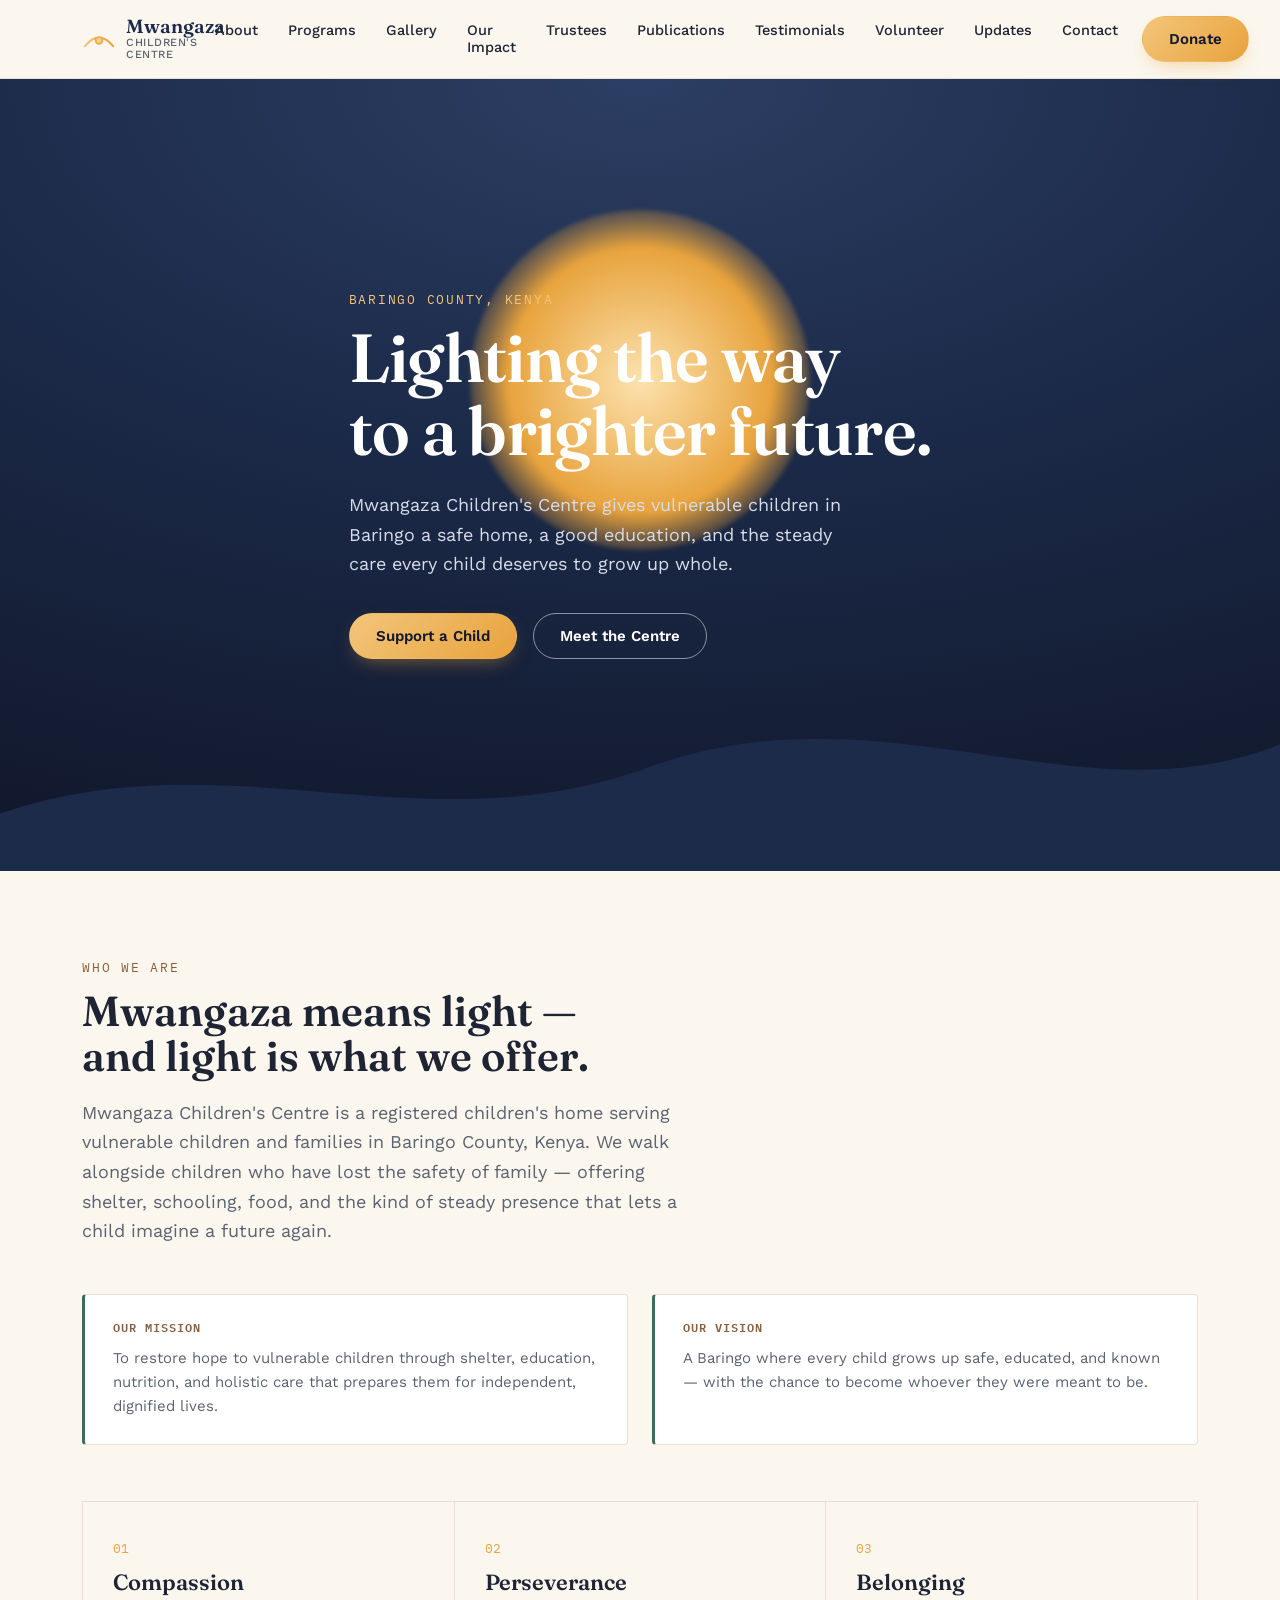
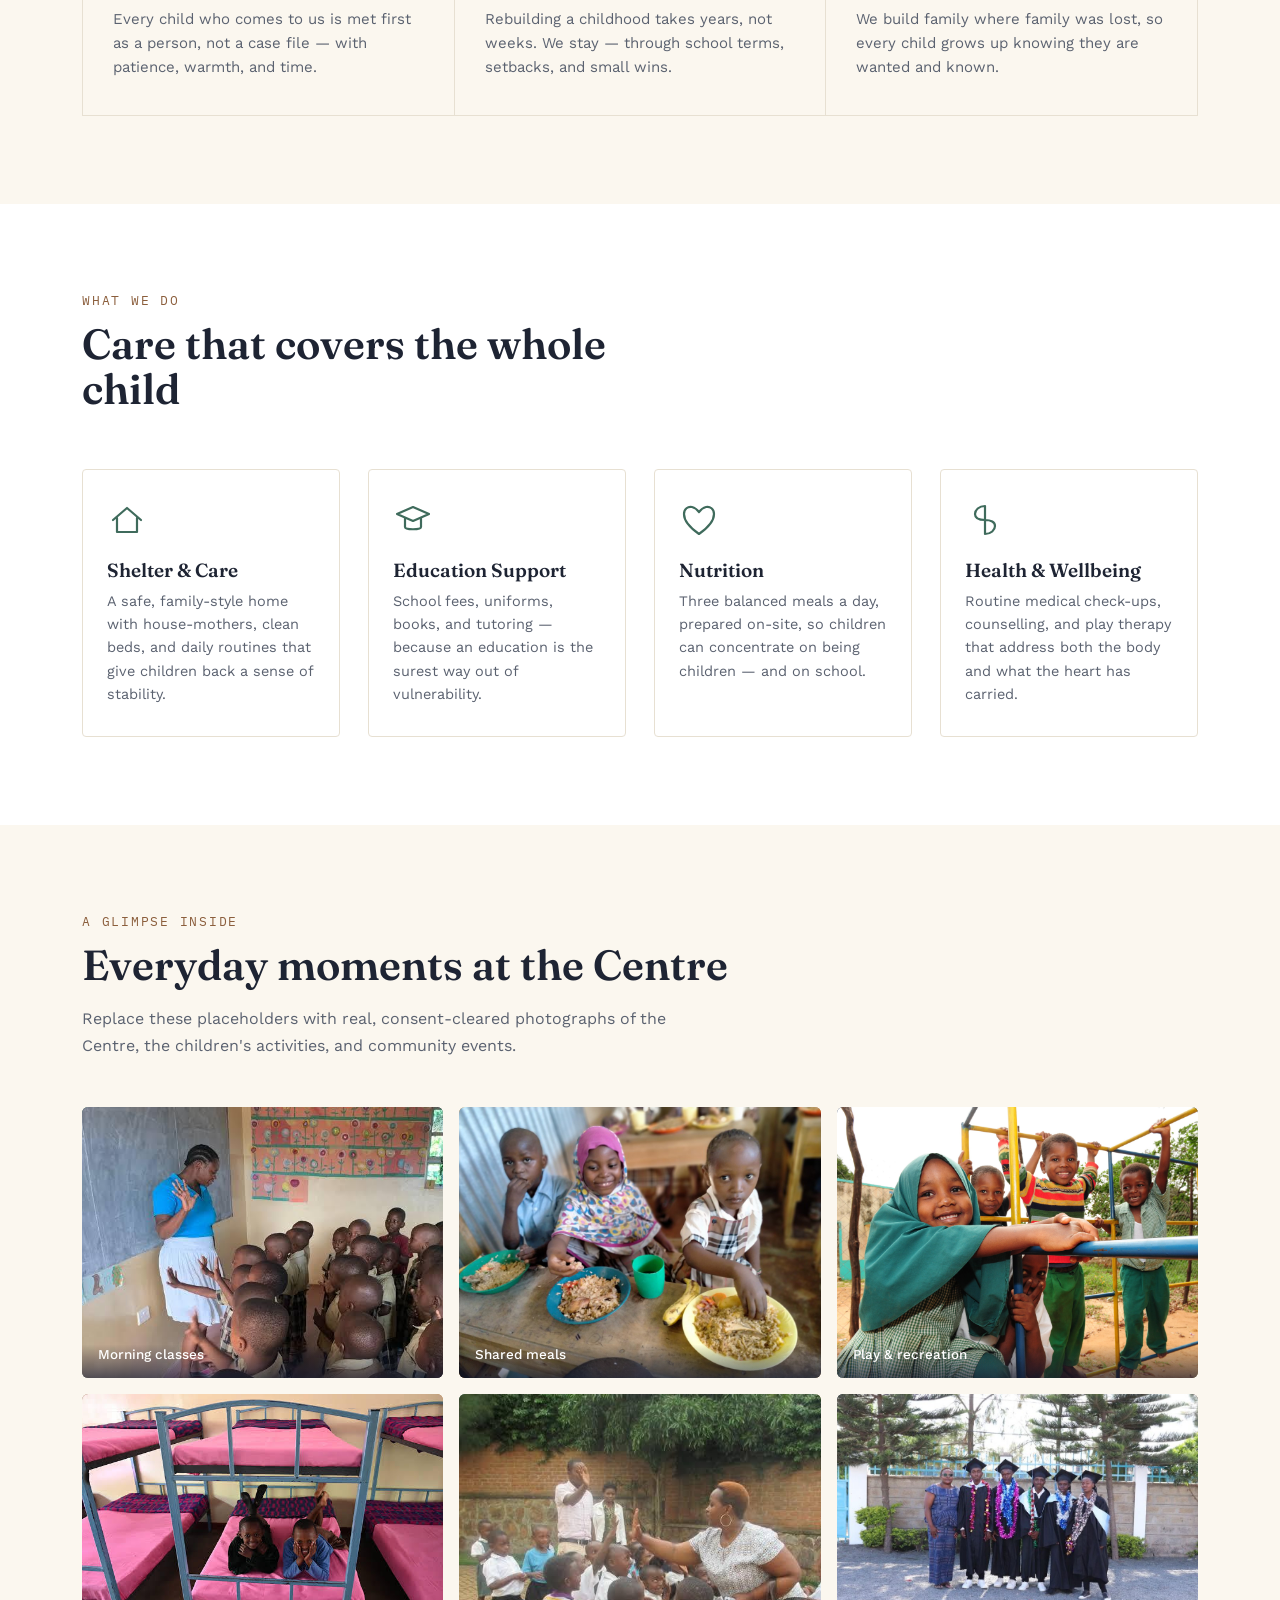
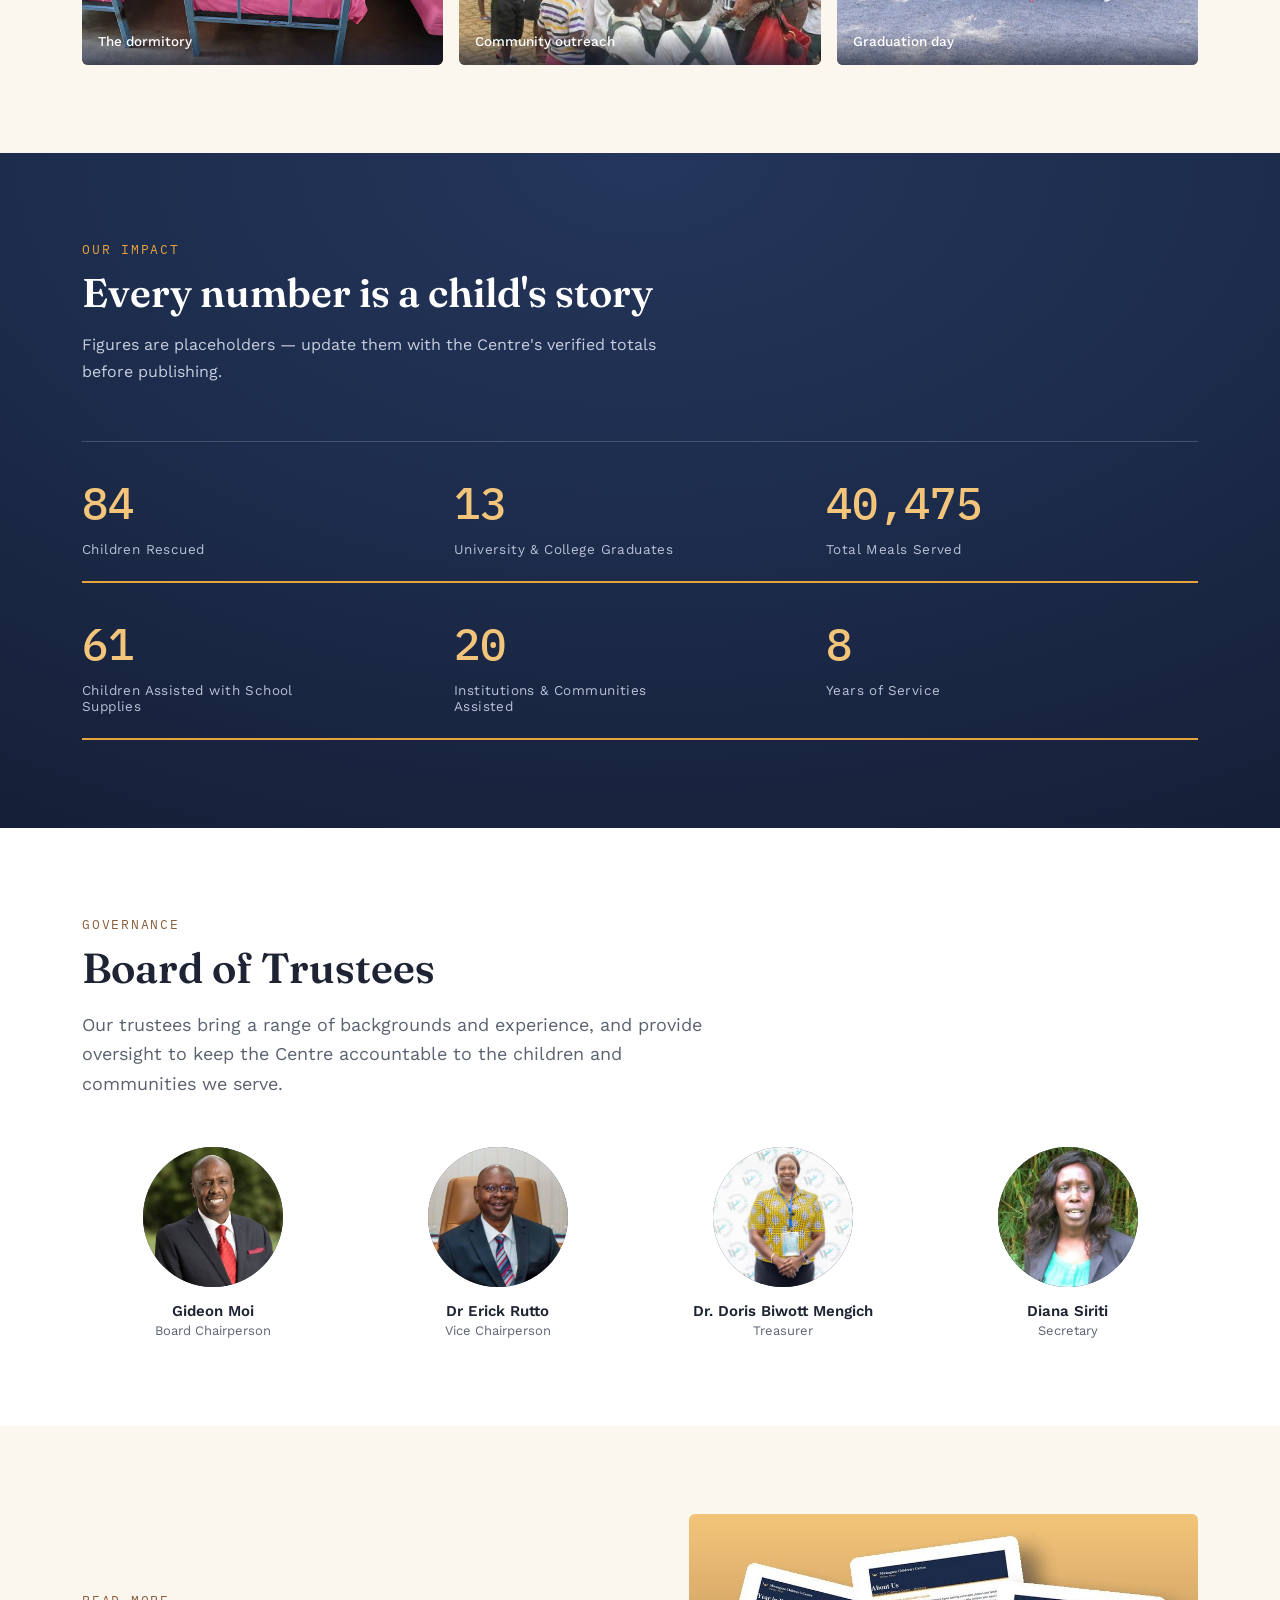
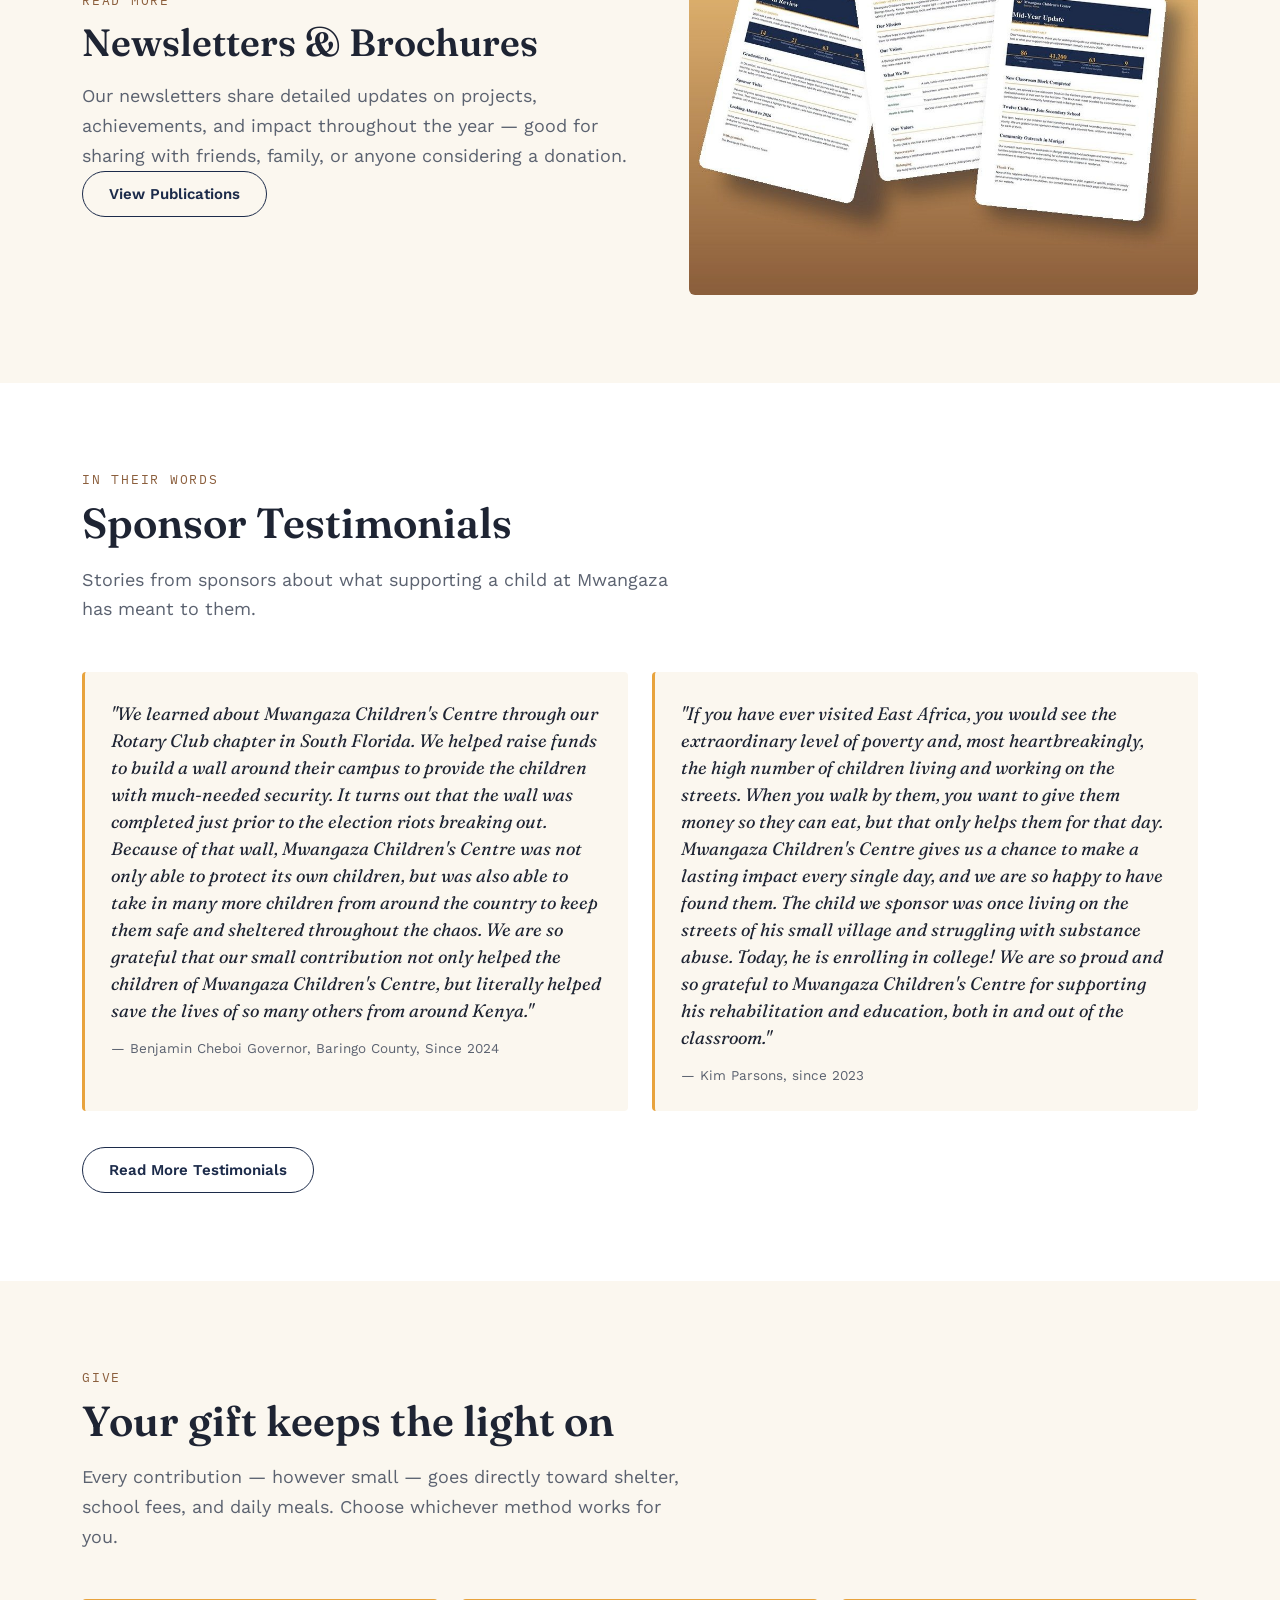
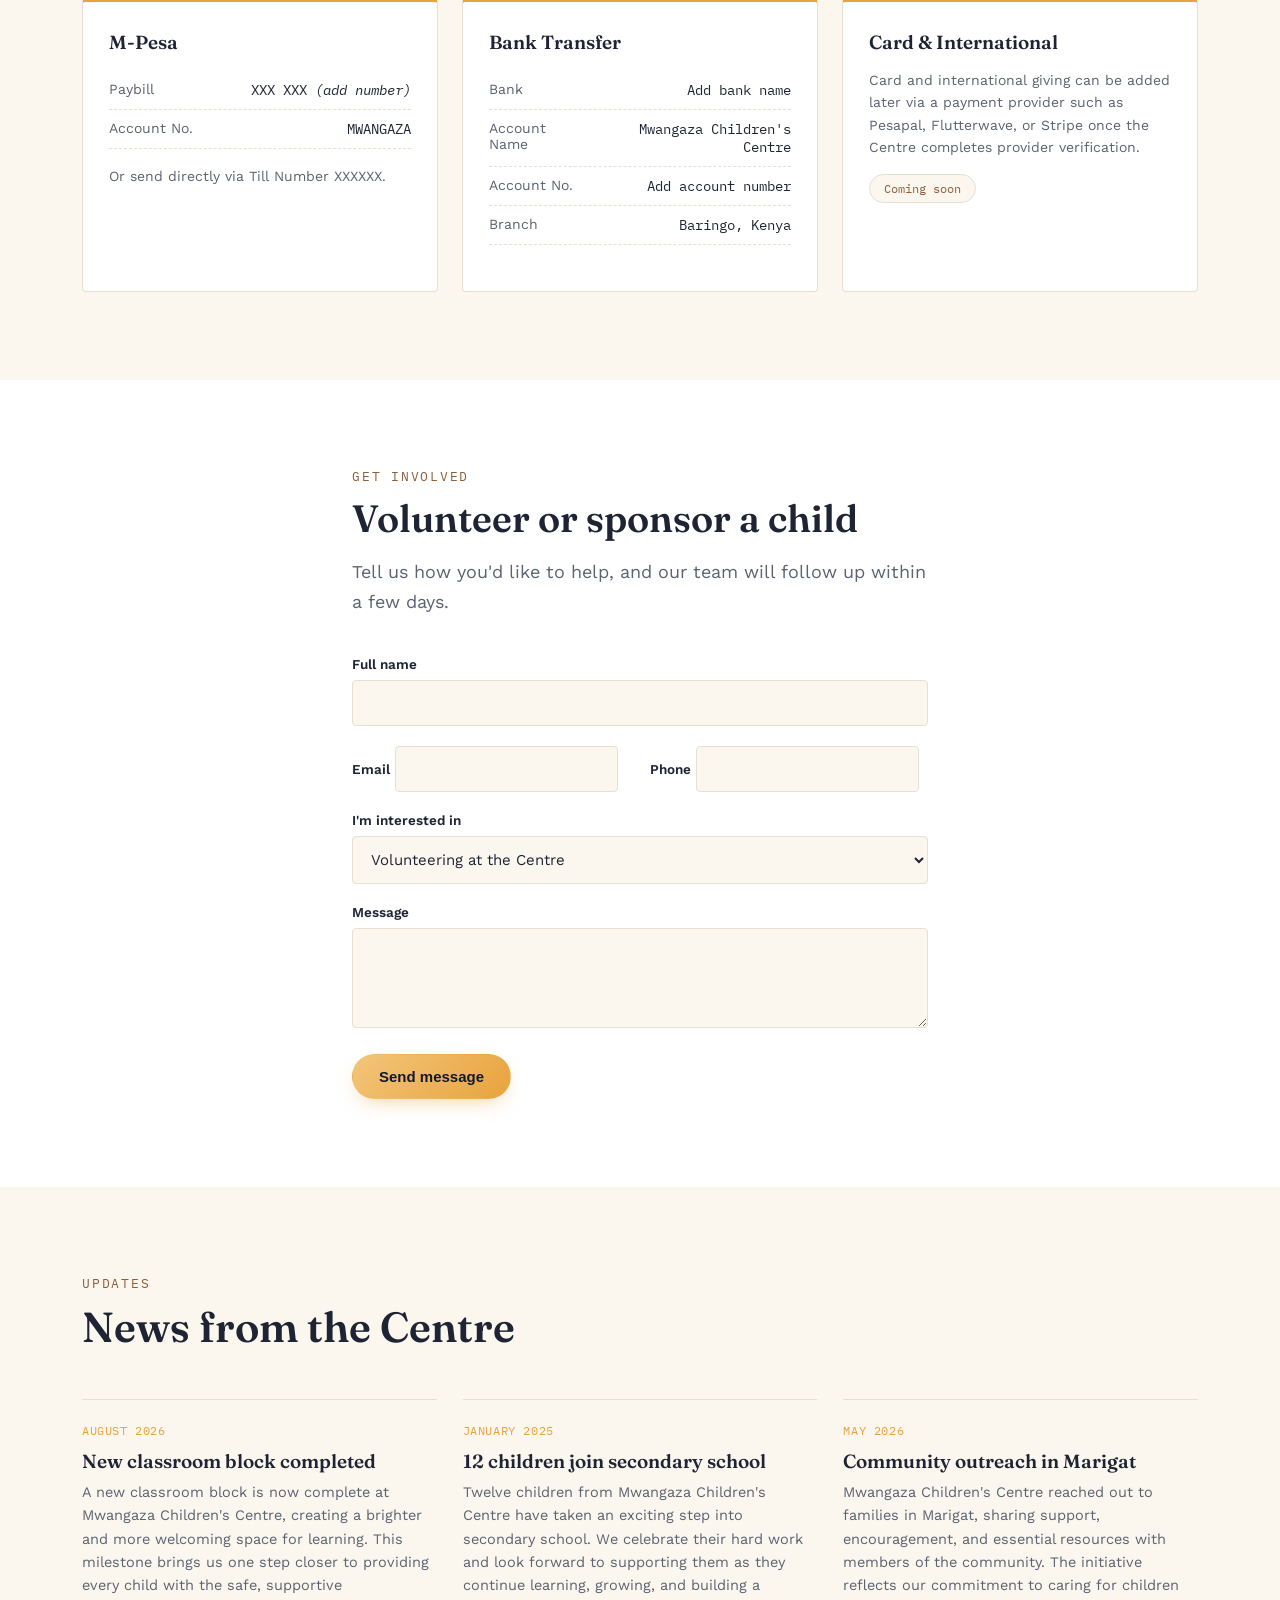
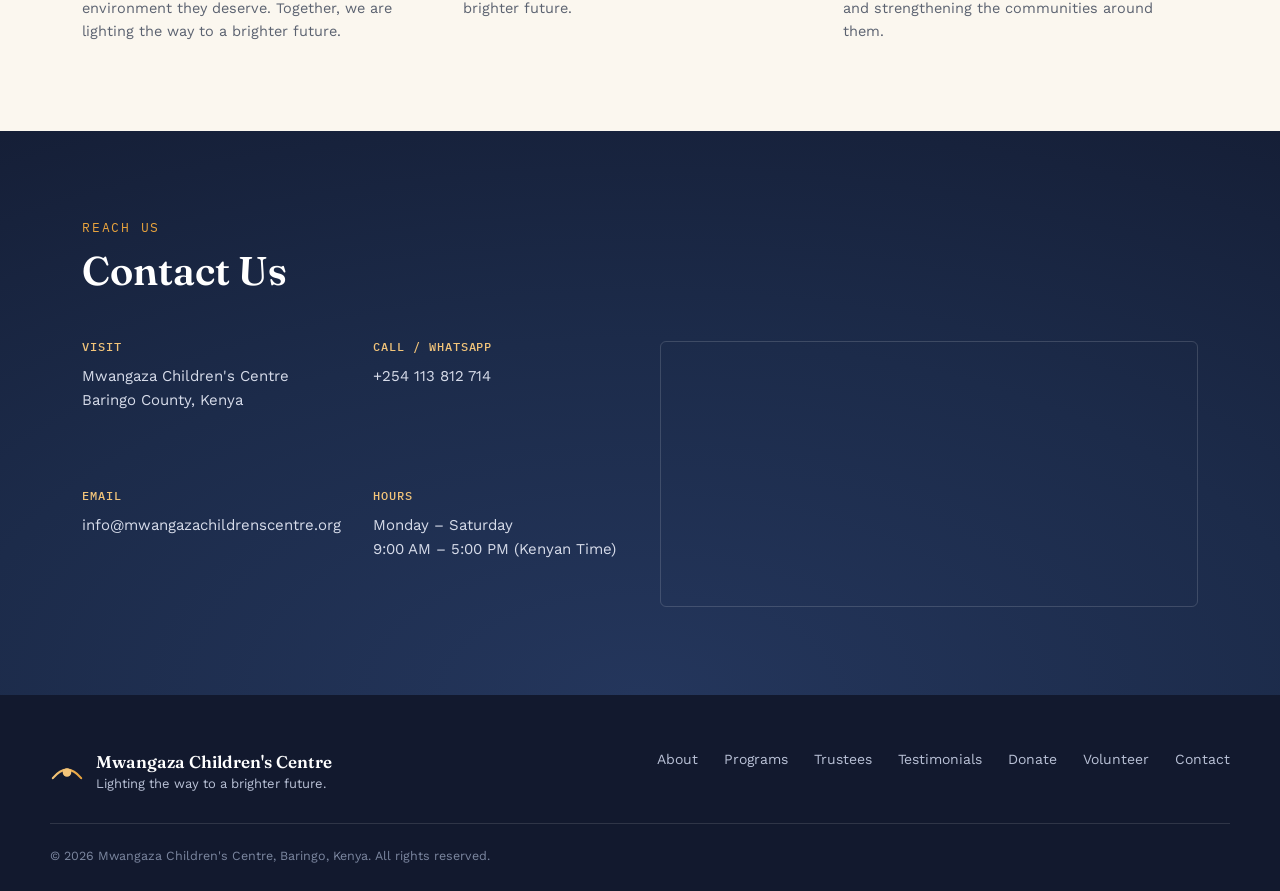
<file: index.html>
<!DOCTYPE html>
<html lang="en">
<head>
<meta charset="UTF-8">
<meta name="viewport" content="width=device-width, initial-scale=1.0">
<title>Mwangaza Children's Centre — Lighting the way to a brighter future</title>
<meta name="description" content="Mwangaza Children's Centre in Baringo, Kenya provides shelter, education, nutrition and care to vulnerable children. Sponsor, donate, or volunteer today.">
<link rel="preconnect" href="https://fonts.googleapis.com">
<link rel="preconnect" href="https://fonts.gstatic.com" crossorigin>
<link href="https://fonts.googleapis.com/css2?family=Fraunces:ital,opsz,wght@0,9..144,300;0,9..144,500;0,9..144,600;0,9..144,700;1,9..144,500&family=Work+Sans:wght@300;400;500;600;700&family=IBM+Plex+Mono:wght@400;500&display=swap" rel="stylesheet">
<link rel="stylesheet" href="css/styles.css">
<link rel="icon" type="image/svg+xml" href="img/favicon.svg">
<link rel="icon" type="image/png" sizes="32x32" href="img/favicon-32.png">
<link rel="icon" type="image/png" sizes="16x16" href="img/favicon-16.png">
<link rel="icon" href="img/favicon.ico" sizes="any">
<link rel="apple-touch-icon" href="img/apple-touch-icon.png">  
</head>
<body>

<div class="dawn-progress" aria-hidden="true"></div>

<header class="site-header" id="site-header">
  <div class="header-inner">
    <a href="#home" class="brand">
      <svg class="brand-mark" viewBox="0 0 48 48" aria-hidden="true">
        <path d="M4 34 Q24 10 44 34" stroke="url(#arc-grad)" stroke-width="3" fill="none" stroke-linecap="round"/>
        <circle cx="24" cy="26" r="6" fill="url(#sun-grad)"/>
        <defs>
          <linearGradient id="arc-grad" x1="0" y1="0" x2="1" y2="0">
            <stop offset="0" stop-color="#F3C57A"/>
            <stop offset="1" stop-color="#E8A33D"/>
          </linearGradient>
          <radialGradient id="sun-grad">
            <stop offset="0" stop-color="#FCE2AE"/>
            <stop offset="1" stop-color="#E8A33D"/>
          </radialGradient>
        </defs>
      </svg>
      <span class="brand-word">Mwangaza<span class="brand-sub">Children's Centre</span></span>
    </a>

    <nav class="main-nav" id="main-nav">
      <a href="#about">About</a>
      <a href="#programs">Programs</a>
      <a href="#gallery">Gallery</a>
      <a href="#impact">Our Impact</a>
      <a href="#trustees">Trustees</a>
      <a href="#publications">Publications</a>
      <a href="#testimonials">Testimonials</a>
      <a href="#volunteer">Volunteer</a>
      <a href="#news">Updates</a>
      <a href="#contact">Contact</a>
    </nav>

    <div class="header-actions">
      <a href="#donate" class="btn btn-primary">Donate</a>
      <button class="nav-toggle" id="nav-toggle" aria-label="Open menu" aria-expanded="false">
        <span></span><span></span><span></span>
      </button>
    </div>
  </div>
</header>

<main>

  <!-- HERO -->
  <section class="hero" id="home">
    <div class="hero-sky" aria-hidden="true">
      <div class="hero-sun"></div>
      <svg class="hero-horizon" viewBox="0 0 1440 200" preserveAspectRatio="none">
        <path d="M0,140 C 260,60 480,180 740,90 C 1000,10 1220,150 1440,70 L1440,200 L0,200 Z" fill="var(--indigo-deep)"/>
      </svg>
    </div>
    <div class="hero-content">
      <p class="eyebrow">Baringo County, Kenya</p>
      <h1>Lighting the way<br>to a brighter future.</h1>
      <p class="hero-lede">Mwangaza Children's Centre gives vulnerable children in Baringo a safe home, a good education, and the steady care every child deserves to grow up whole.</p>
      <div class="hero-actions">
        <a href="#donate" class="btn btn-primary">Support a Child</a>
        <a href="#about" class="btn btn-ghost">Meet the Centre</a>
      </div>
    </div>
  </section>

  <!-- ABOUT -->
  <section class="about" id="about">
    <div class="section-inner">
      <p class="eyebrow eyebrow-dark">Who we are</p>
      <h2>Mwangaza means light —<br>and light is what we offer.</h2>
      <p class="lead-text">Mwangaza Children's Centre is a registered children's home serving vulnerable children and families in Baringo County, Kenya. We walk alongside children who have lost the safety of family — offering shelter, schooling, food, and the kind of steady presence that lets a child imagine a future again.</p>

      <div class="mission-vision">
        <div class="mv-card">
          <h4>Our Mission</h4>
          <p>To restore hope to vulnerable children through shelter, education, nutrition, and holistic care that prepares them for independent, dignified lives.</p>
        </div>
        <div class="mv-card">
          <h4>Our Vision</h4>
          <p>A Baringo where every child grows up safe, educated, and known — with the chance to become whoever they were meant to be.</p>
        </div>
      </div>

      <div class="values-grid">
        <div class="value-card">
          <span class="value-mark">01</span>
          <h3>Compassion</h3>
          <p>Every child who comes to us is met first as a person, not a case file — with patience, warmth, and time.</p>
        </div>
        <div class="value-card">
          <span class="value-mark">02</span>
          <h3>Perseverance</h3>
          <p>Rebuilding a childhood takes years, not weeks. We stay — through school terms, setbacks, and small wins.</p>
        </div>
        <div class="value-card">
          <span class="value-mark">03</span>
          <h3>Belonging</h3>
          <p>We build family where family was lost, so every child grows up knowing they are wanted and known.</p>
        </div>
      </div>
    </div>
  </section>

  <!-- PROGRAMS -->
  <section class="programs" id="programs">
    <div class="section-inner">
      <p class="eyebrow eyebrow-dark">What we do</p>
      <h2>Care that covers the whole child</h2>

      <div class="programs-grid">
        <article class="program-card">
          <div class="program-icon" aria-hidden="true">
            <svg viewBox="0 0 40 40"><path d="M6 20 L20 8 L34 20 M10 18 V32 H30 V18" fill="none" stroke="currentColor" stroke-width="2.2" stroke-linecap="round" stroke-linejoin="round"/></svg>
          </div>
          <h3>Shelter &amp; Care</h3>
          <p>A safe, family-style home with house-mothers, clean beds, and daily routines that give children back a sense of stability.</p>
        </article>
        <article class="program-card">
          <div class="program-icon" aria-hidden="true">
            <svg viewBox="0 0 40 40"><path d="M4 14 L20 7 L36 14 L20 21 Z M12 18 V27 C12 30 28 30 28 27 V18" fill="none" stroke="currentColor" stroke-width="2.2" stroke-linecap="round" stroke-linejoin="round"/></svg>
          </div>
          <h3>Education Support</h3>
          <p>School fees, uniforms, books, and tutoring — because an education is the surest way out of vulnerability.</p>
        </article>
        <article class="program-card">
          <div class="program-icon" aria-hidden="true">
            <svg viewBox="0 0 40 40"><path d="M20 34 C10 27 5 20 5 14 C5 9 9 6 13 7 C17 8 20 12 20 12 C20 12 23 8 27 7 C31 6 35 9 35 14 C35 20 30 27 20 34 Z" fill="none" stroke="currentColor" stroke-width="2.2" stroke-linejoin="round"/></svg>
          </div>
          <h3>Nutrition</h3>
          <p>Three balanced meals a day, prepared on-site, so children can concentrate on being children — and on school.</p>
        </article>
        <article class="program-card">
          <div class="program-icon" aria-hidden="true">
            <svg viewBox="0 0 40 40"><path d="M20 6 V34 M20 6 C14 6 10 10 10 14 C10 18 14 20 20 20 C26 20 30 22 30 26 C30 30 26 34 20 34" fill="none" stroke="currentColor" stroke-width="2.2" stroke-linecap="round"/></svg>
          </div>
          <h3>Health &amp; Wellbeing</h3>
          <p>Routine medical check-ups, counselling, and play therapy that address both the body and what the heart has carried.</p>
        </article>
      </div>
    </div>
  </section>

  <!-- GALLERY -->
  <section class="gallery" id="gallery">
    <div class="section-inner">
      <p class="eyebrow eyebrow-dark">A glimpse inside</p>
      <h2>Everyday moments at the Centre</h2>
      <p class="lead-text small">Replace these placeholders with real, consent-cleared photographs of the Centre, the children's activities, and community events.</p>

      <div class="gallery-grid">
        <figure class="gallery-tile tile-a"><img src="img/classes.jpg" alt="Children in a morning class at Mwangaza Children's Centre"><figcaption>Morning classes</figcaption></figure>
        <figure class="gallery-tile tile-b"><img src="img/sharedmeals.jpg" alt="Children having Shared Meals at Mwangaza Children's Centre"><figcaption>Shared meals</figcaption></figure>
        <figure class="gallery-tile tile-c"><img src="img/play.jpg" alt="Children in playing at Mwangaza Children's Centre"><figcaption>Play &amp; recreation</figcaption></figure>
        <figure class="gallery-tile tile-d"><img src="img/sleep.jpg" alt="Domitory at Mwangaza Children's Centre"><figcaption>The dormitory</figcaption></figure>
        <figure class="gallery-tile tile-e"><img src="img/outreach.jpg" alt="Community outreach at Mwangaza Children's Centre"><figcaption>Community outreach</figcaption></figure>
        <figure class="gallery-tile tile-f"><img src="img/graduation.jpg" alt="Graduation of one of the kids at Mwangaza Children's Centre"><figcaption>Graduation day</figcaption></figure>
      </div>
    </div>
  </section>

  <!-- IMPACT -->
  <section class="impact-stats" id="impact">
    <div class="section-inner">
      <p class="eyebrow">Our impact</p>
      <h2 class="light-heading">Every number is a child's story</h2>
      <p class="lead-text light-text small">Figures are placeholders — update them with the Centre's verified totals before publishing.</p>

      <div class="stats-row">
        <div class="stat">
          <span class="stat-num" data-count="86">0</span>
          <span class="stat-label">Children Rescued</span>
        </div>
        <div class="stat">
          <span class="stat-num" data-count="14">0</span>
          <span class="stat-label">University &amp; College Graduates</span>
        </div>
        <div class="stat">
          <span class="stat-num" data-count="41200">0</span>
          <span class="stat-label">Total Meals Served</span>
        </div>
        <div class="stat">
          <span class="stat-num" data-count="63">0</span>
          <span class="stat-label">Children Assisted with School Supplies</span>
        </div>
        <div class="stat">
          <span class="stat-num" data-count="21">0</span>
          <span class="stat-label">Institutions &amp; Communities Assisted</span>
        </div>
        <div class="stat">
          <span class="stat-num" data-count="9">0</span>
          <span class="stat-label">Years of Service</span>
        </div>
      </div>
    </div>
  </section>

  <!-- BOARD OF TRUSTEES -->
  <section class="trustees" id="trustees">
    <div class="section-inner">
      <p class="eyebrow eyebrow-dark">Governance</p>
      <h2>Board of Trustees</h2>
      <p class="lead-text">Our trustees bring a range of backgrounds and experience, and provide oversight to keep the Centre accountable to the children and communities we serve.</p>

      <div class="trustees-grid">
        <div class="trustee-card">
          <img src="img/boards.jpg" alt="Gideon Moi, Board Chairperson">
          <h4>Gideon Moi</h4>
          <span class="trustee-role">Board Chairperson</span>
        </div>
        <div class="trustee-card">
          <img src="img/trustee.jpg" alt="Dr Erick Rutto, Vice Chairperson">
          <h4>Dr Erick Rutto</h4>
          <span class="trustee-role">Vice Chairperson</span>
        </div>
        <div class="trustee-card">
          <img src="img/treasurer.jpg" alt="Dr. Doris Biwott Mengich, Treasurer">
          <h4>Dr. Doris Biwott Mengich</h4>
          <span class="trustee-role">Treasurer</span>
        </div>
        <div class="trustee-card">
          <img src="img/secretary.jpg" alt="Dr. Doris Biwott Mengich, Secretary">
          <h4>Diana Siriti</h4>
          <span class="trustee-role">Secretary</span>
        </div>
      </div>
      <!-- <p class="lead-text small trustees-note">Replace with the Centre's actual trustees, photos, and titles.</p> -->
    </div>
  </section>

  <!-- PUBLICATIONS -->
  <section class="publications" id="publications">
    <div class="section-inner">
      <div class="publications-inner">
        <div class="publications-text">
          <p class="eyebrow eyebrow-dark">Read more</p>
          <h2>Newsletters &amp; Brochures</h2>
          <p class="lead-text">Our newsletters share detailed updates on projects, achievements, and impact throughout the year — good for sharing with friends, family, or anyone considering a donation.</p>
          <a href="publications.html" class="btn btn-outline">View Publications</a>
        </div>
        <div class="publications-visual">
          <img src="img/publications-collage.jpg" alt="Covers of recent Mwangaza Children's Centre newsletters and brochures">
        </div>
      </div>
    </div>
  </section>

  <!-- SPONSOR TESTIMONIALS -->
  <section class="testimonials" id="testimonials">
    <div class="section-inner">
      <p class="eyebrow eyebrow-dark">In their words</p>
      <h2>Sponsor Testimonials</h2>
      <p class="lead-text">Stories from sponsors about what supporting a child at Mwangaza has meant to them.</p>

      <div class="testimonials-grid">
        <blockquote class="testimonial-card">
          <p>"We learned about Mwangaza Children's Centre through our Rotary Club chapter in South Florida. We helped raise funds to build a wall around their campus to provide the children with much-needed security.

It turns out that the wall was completed just prior to the election riots breaking out. Because of that wall, Mwangaza Children's Centre was not only able to protect its own children, but was also able to take in many more children from around the country to keep them safe and sheltered throughout the chaos.

We are so grateful that our small contribution not only helped the children of Mwangaza Children's Centre, but literally helped save the lives of so many others from around Kenya."</p>
          <footer>— Benjamin Cheboi
Governor, Baringo County, 
Since 2024</footer>
        </blockquote>
        <blockquote class="testimonial-card">
          <p>"If you have ever visited East Africa, you would see the extraordinary level of poverty and, most heartbreakingly, the high number of children living and working on the streets. When you walk by them, you want to give them money so they can eat, but that only helps them for that day.

Mwangaza Children's Centre gives us a chance to make a lasting impact every single day, and we are so happy to have found them.

The child we sponsor was once living on the streets of his small village and struggling with substance abuse. Today, he is enrolling in college! We are so proud and so grateful to Mwangaza Children's Centre for supporting his rehabilitation and education, both in and out of the classroom."</p>
          <footer>— Kim Parsons, since 2023</footer>
        </blockquote>
      </div>
      <a href="#" class="btn btn-outline testimonials-link">Read More Testimonials</a>
    </div>
  </section>

  <!-- DONATE -->
  <section class="donate" id="donate">
    <div class="section-inner">
      <p class="eyebrow eyebrow-dark">Give</p>
      <h2>Your gift keeps the light on</h2>
      <p class="lead-text">Every contribution — however small — goes directly toward shelter, school fees, and daily meals. Choose whichever method works for you.</p>

      <div class="donate-grid">
        <div class="donate-card">
          <h3>M-Pesa</h3>
          <dl class="donate-details">
            <div><dt>Paybill</dt><dd>XXX XXX <em>(add number)</em></dd></div>
            <div><dt>Account No.</dt><dd>MWANGAZA</dd></div>
          </dl>
          <p class="donate-note">Or send directly via Till Number XXXXXX.</p>
        </div>
        <div class="donate-card">
          <h3>Bank Transfer</h3>
          <dl class="donate-details">
            <div><dt>Bank</dt><dd>Add bank name</dd></div>
            <div><dt>Account Name</dt><dd>Mwangaza Children's Centre</dd></div>
            <div><dt>Account No.</dt><dd>Add account number</dd></div>
            <div><dt>Branch</dt><dd>Baringo, Kenya</dd></div>
          </dl>
        </div>
        <div class="donate-card">
          <h3>Card &amp; International</h3>
          <p class="donate-note">Card and international giving can be added later via a payment provider such as Pesapal, Flutterwave, or Stripe once the Centre completes provider verification.</p>
          <span class="badge">Coming soon</span>
        </div>
      </div>
    </div>
  </section>

  <!-- VOLUNTEER / SPONSOR FORM -->
  <section class="volunteer" id="volunteer">
    <div class="section-inner section-narrow">
      <p class="eyebrow eyebrow-dark">Get involved</p>
      <h2>Volunteer or sponsor a child</h2>
      <p class="lead-text">Tell us how you'd like to help, and our team will follow up within a few days.</p>

      <form class="contact-form" name="volunteer-sponsor" method="POST" data-netlify="true" netlify-honeypot="bot-field">
        <input type="hidden" name="form-name" value="volunteer-sponsor">
        <p class="hidden-field"><label>Don't fill this out: <input name="bot-field"></label></p>

        <div class="form-row">
          <label for="v-name">Full name</label>
          <input id="v-name" name="name" type="text" required>
        </div>
        <div class="form-row form-row-split">
          <div>
            <label for="v-email">Email</label>
            <input id="v-email" name="email" type="email" required>
          </div>
          <div>
            <label for="v-phone">Phone</label>
            <input id="v-phone" name="phone" type="tel">
          </div>
        </div>
        <div class="form-row">
          <label for="v-interest">I'm interested in</label>
          <select id="v-interest" name="interest">
            <option value="Volunteering">Volunteering at the Centre</option>
            <option value="Sponsorship">Sponsoring a child</option>
            <option value="Donation">Making a one-time donation</option>
            <option value="Partnership">Organisational partnership</option>
            <option value="Other">Something else</option>
          </select>
        </div>
        <div class="form-row">
          <label for="v-message">Message</label>
          <textarea id="v-message" name="message" rows="4"></textarea>
        </div>
        <button type="submit" class="btn btn-primary">Send message</button>
      </form>
    </div>
  </section>

  <!-- NEWS -->
  <section class="news" id="news">
    <div class="section-inner">
      <p class="eyebrow eyebrow-dark">Updates</p>
      <h2>News from the Centre</h2>

      <div class="news-grid">
        <article class="news-card">
          <span class="news-date">August 2026</span>
          <h3>New classroom block completed</h3>
          <p>A new classroom block is now complete at Mwangaza Children's Centre, creating a brighter and more welcoming space for learning. This milestone brings us one step closer to providing every child with the safe, supportive environment they deserve.

Together, we are lighting the way to a brighter future.</p>
        </article>
        <article class="news-card">
          <span class="news-date">January 2025</span>
          <h3>12 children join secondary school</h3>
          <p>Twelve children from Mwangaza Children's Centre have taken an exciting step into secondary school. We celebrate their hard work and look forward to supporting them as they continue learning, growing, and building a brighter future.</p>
        </article>
        <article class="news-card">
          <span class="news-date">May 2026</span>
          <h3>Community outreach in Marigat</h3>
          <p>Mwangaza Children's Centre reached out to families in Marigat, sharing support, encouragement, and essential resources with members of the community. The initiative reflects our commitment to caring for children and strengthening the communities around them.</p>
        </article>
      </div>
    </div>
  </section>

  <!-- CONTACT -->
  <section class="contact" id="contact">
    <div class="section-inner">
      <p class="eyebrow">Reach us</p>
      <h2 class="light-heading">Contact Us</h2>

      <div class="contact-grid">
        <div class="contact-info">
          <div class="contact-item">
            <h4>Visit</h4>
            <p>Mwangaza Children's Centre<br>Baringo County, Kenya</p>
          </div>
          <div class="contact-item">
            <h4>Call / WhatsApp</h4>
            <p><a href="tel:+254700000000">+254 113 812 714</a></p>
          </div>
          <div class="contact-item">
            <h4>Email</h4>
            <p><a href="mailto:info@mwangazachildrenscentre.org">info@mwangazachildrenscentre.org</a></p>
          </div>
          <div class="contact-item">
            <h4>Hours</h4>
            <p>Monday – Saturday<br>9:00 AM – 5:00 PM (Kenyan Time)</p>
          </div>
        </div>
        <div class="contact-map">
          <iframe
            title="Map of Baringo, Kenya"
            src="https://www.openstreetmap.org/export/embed.html?bbox=35.9%2C0.4%2C36.2%2C0.7&layer=mapnik"
            loading="lazy">
          </iframe>
        </div>
      </div>
    </div>
  </section>

</main>

<footer class="site-footer">
  <div class="footer-inner">
    <div class="footer-brand">
      <svg class="brand-mark" viewBox="0 0 48 48" aria-hidden="true">
        <path d="M4 34 Q24 10 44 34" stroke="url(#arc-grad-2)" stroke-width="3" fill="none" stroke-linecap="round"/>
        <circle cx="24" cy="26" r="6" fill="#F3C57A"/>
        <defs>
          <linearGradient id="arc-grad-2" x1="0" y1="0" x2="1" y2="0">
            <stop offset="0" stop-color="#F3C57A"/>
            <stop offset="1" stop-color="#E8A33D"/>
          </linearGradient>
        </defs>
      </svg>
      <div>
        <p class="footer-name">Mwangaza Children's Centre</p>
        <p class="footer-tag">Lighting the way to a brighter future.</p>
      </div>
    </div>
    <nav class="footer-nav">
      <a href="#about">About</a>
      <a href="#programs">Programs</a>
      <a href="#trustees">Trustees</a>
      <a href="#testimonials">Testimonials</a>
      <a href="#donate">Donate</a>
      <a href="#volunteer">Volunteer</a>
      <a href="#contact">Contact</a>
    </nav>
  </div>
  <p class="footer-copy">© <span id="year"></span> Mwangaza Children's Centre, Baringo, Kenya. All rights reserved.</p>
</footer>

<script src="js/script.js"></script>
</body>
</html>
</file>
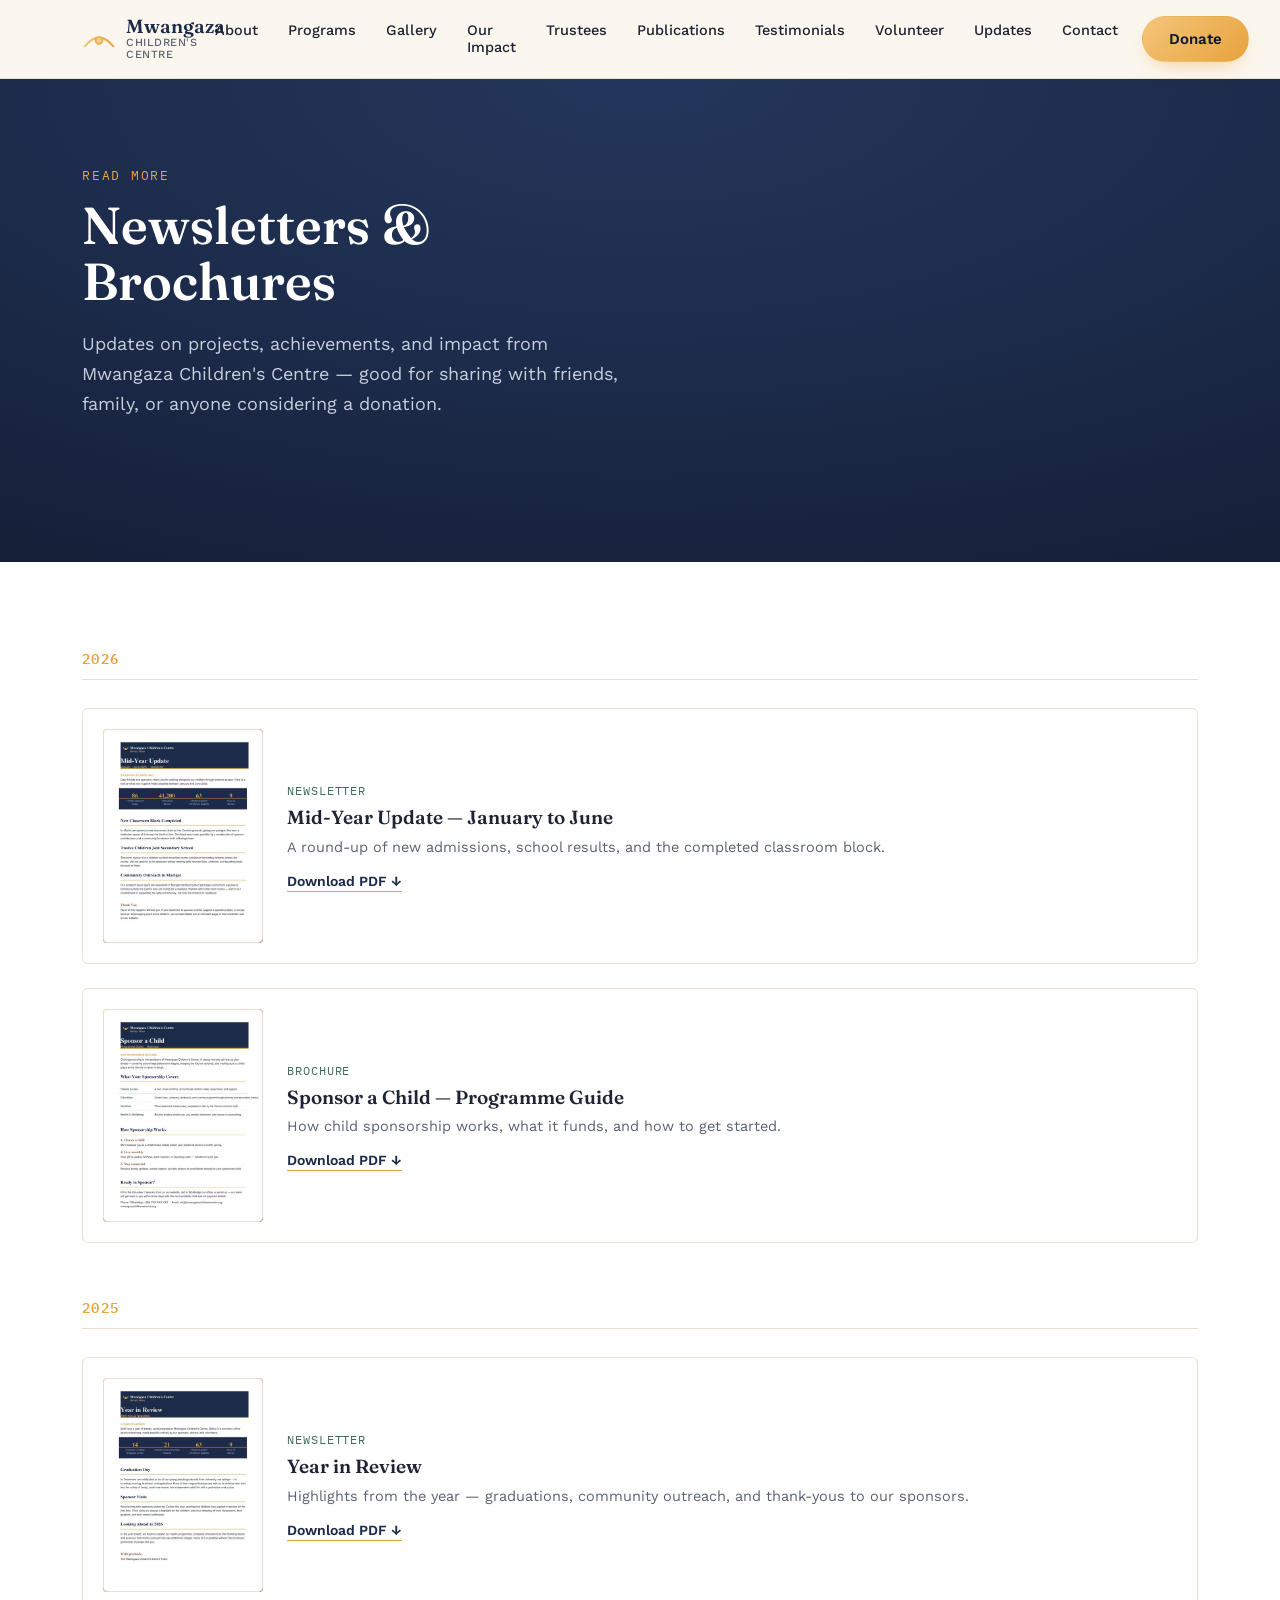
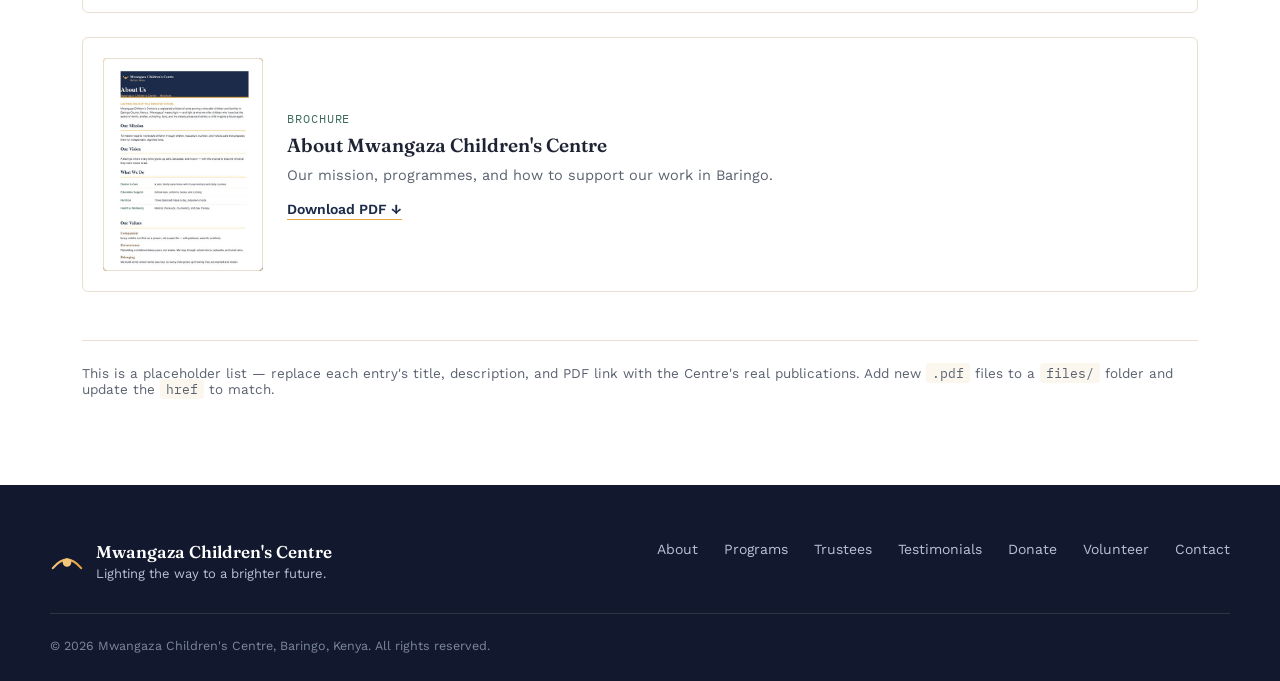
<file: publications.html>
<!DOCTYPE html>
<html lang="en">
<head> 
<meta charset="UTF-8">
<meta name="viewport" content="width=device-width, initial-scale=1.0">
<title>Publications — Mwangaza Children's Centre</title>
<meta name="description" content="Newsletters and brochures from Mwangaza Children's Centre, Baringo, Kenya — updates on projects, achievements, and impact.">
<link rel="preconnect" href="https://fonts.googleapis.com">
<link rel="preconnect" href="https://fonts.gstatic.com" crossorigin>
<link href="https://fonts.googleapis.com/css2?family=Fraunces:ital,opsz,wght@0,9..144,300;0,9..144,500;0,9..144,600;0,9..144,700;1,9..144,500&family=Work+Sans:wght@300;400;500;600;700&family=IBM+Plex+Mono:wght@400;500&display=swap" rel="stylesheet">
<link rel="stylesheet" href="css/styles.css">
<link rel="icon" type="image/svg+xml" href="img/favicon.svg">
<link rel="icon" type="image/png" sizes="32x32" href="img/favicon-32.png">
<link rel="icon" type="image/png" sizes="16x16" href="img/favicon-16.png">
<link rel="icon" href="img/favicon.ico" sizes="any">
<link rel="apple-touch-icon" href="img/apple-touch-icon.png"> 
</head>
<body>

<div class="dawn-progress" aria-hidden="true"></div>

<header class="site-header" id="site-header">
  <div class="header-inner">
    <a href="index.html" class="brand">
      <svg class="brand-mark" viewBox="0 0 48 48" aria-hidden="true">
        <path d="M4 34 Q24 10 44 34" stroke="url(#arc-grad)" stroke-width="3" fill="none" stroke-linecap="round"/>
        <circle cx="24" cy="26" r="6" fill="url(#sun-grad)"/>
        <defs>
          <linearGradient id="arc-grad" x1="0" y1="0" x2="1" y2="0">
            <stop offset="0" stop-color="#F3C57A"/>
            <stop offset="1" stop-color="#E8A33D"/>
          </linearGradient>
          <radialGradient id="sun-grad">
            <stop offset="0" stop-color="#FCE2AE"/>
            <stop offset="1" stop-color="#E8A33D"/>
          </radialGradient>
        </defs>
      </svg>
      <span class="brand-word">Mwangaza<span class="brand-sub">Children's Centre</span></span>
    </a>

    <nav class="main-nav" id="main-nav">
      <a href="index.html#about">About</a>
      <a href="index.html#programs">Programs</a>
      <a href="index.html#gallery">Gallery</a>
      <a href="index.html#impact">Our Impact</a>
      <a href="index.html#trustees">Trustees</a>
      <a href="publications.html">Publications</a>
      <a href="index.html#testimonials">Testimonials</a>
      <a href="index.html#volunteer">Volunteer</a>
      <a href="index.html#news">Updates</a>
      <a href="index.html#contact">Contact</a>
    </nav>

    <div class="header-actions">
      <a href="index.html#donate" class="btn btn-primary">Donate</a>
      <button class="nav-toggle" id="nav-toggle" aria-label="Open menu" aria-expanded="false">
        <span></span><span></span><span></span>
      </button>
    </div>
  </div>
</header>

<main>

  <!-- PAGE HEADER -->
  <section class="page-header">
    <div class="section-inner">
      <p class="eyebrow">Read more</p>
      <h1 class="light-heading">Newsletters &amp; Brochures</h1>
      <p class="lead-text light-text">Updates on projects, achievements, and impact from Mwangaza Children's Centre — good for sharing with friends, family, or anyone considering a donation.</p>
    </div>
  </section>

  <!-- PUBLICATIONS LIST -->
  <section class="pub-list-section">
    <div class="section-inner">

      <div class="pub-year-group">
        <h2 class="pub-year">2026</h2>
        <div class="pub-list">
          <article class="pub-item">
            <div class="pub-thumb"><img src="img/newsletter-2026-h1-cover.jpg" alt="Cover of the Mid-Year Update 2026 newsletter"></div>
            <div class="pub-info">
              <span class="pub-type">Newsletter</span>
              <h3>Mid-Year Update — January to June</h3>
              <p>A round-up of new admissions, school results, and the completed classroom block.</p>
              <a href="files/newsletter-2026-h1.pdf" class="pub-link" download>Download PDF ↓</a>
            </div>
          </article>

          <article class="pub-item">
            <div class="pub-thumb"><img src="img/brochure-sponsorship-cover.jpg" alt="Cover of the Sponsor a Child programme guide brochure"></div>
            <div class="pub-info">
              <span class="pub-type">Brochure</span>
              <h3>Sponsor a Child — Programme Guide</h3>
              <p>How child sponsorship works, what it funds, and how to get started.</p>
              <a href="files/brochure-sponsorship.pdf" class="pub-link" download>Download PDF ↓</a>
            </div>
          </article>
        </div>
      </div>

      <div class="pub-year-group">
        <h2 class="pub-year">2025</h2>
        <div class="pub-list">
          <article class="pub-item">
            <div class="pub-thumb"><img src="img/newsletter-2025-annual-cover.jpg" alt="Cover of the 2025 Year in Review newsletter"></div>
            <div class="pub-info">
              <span class="pub-type">Newsletter</span>
              <h3>Year in Review</h3>
              <p>Highlights from the year — graduations, community outreach, and thank-yous to our sponsors.</p>
              <a href="files/newsletter-2025-annual.pdf" class="pub-link" download>Download PDF ↓</a>
            </div>
          </article>

          <article class="pub-item">
            <div class="pub-thumb"><img src="img/brochure-about-us-cover.jpg" alt="Cover of the About Mwangaza Children's Centre brochure"></div>
            <div class="pub-info">
              <span class="pub-type">Brochure</span>
              <h3>About Mwangaza Children's Centre</h3>
              <p>Our mission, programmes, and how to support our work in Baringo.</p>
              <a href="files/brochure-about-us.pdf" class="pub-link" download>Download PDF ↓</a>
            </div>
          </article>
        </div>
      </div>

      <p class="pub-note">This is a placeholder list — replace each entry's title, description, and PDF link with the Centre's real publications. Add new <code>.pdf</code> files to a <code>files/</code> folder and update the <code>href</code> to match.</p>
    </div>
  </section>

</main>

<footer class="site-footer">
  <div class="footer-inner">
    <div class="footer-brand">
      <svg class="brand-mark" viewBox="0 0 48 48" aria-hidden="true">
        <path d="M4 34 Q24 10 44 34" stroke="url(#arc-grad-2)" stroke-width="3" fill="none" stroke-linecap="round"/>
        <circle cx="24" cy="26" r="6" fill="#F3C57A"/>
        <defs>
          <linearGradient id="arc-grad-2" x1="0" y1="0" x2="1" y2="0">
            <stop offset="0" stop-color="#F3C57A"/>
            <stop offset="1" stop-color="#E8A33D"/>
          </linearGradient>
        </defs>
      </svg>
      <div>
        <p class="footer-name">Mwangaza Children's Centre</p>
        <p class="footer-tag">Lighting the way to a brighter future.</p>
      </div>
    </div>
    <nav class="footer-nav">
      <a href="index.html#about">About</a>
      <a href="index.html#programs">Programs</a>
      <a href="index.html#trustees">Trustees</a>
      <a href="index.html#testimonials">Testimonials</a>
      <a href="index.html#donate">Donate</a>
      <a href="index.html#volunteer">Volunteer</a>
      <a href="index.html#contact">Contact</a>
    </nav>
  </div>
  <p class="footer-copy">© <span id="year"></span> Mwangaza Children's Centre, Baringo, Kenya. All rights reserved.</p>
</footer>

<script src="js/script.js"></script>
</body>
</html>
</file>
<file: css/styles.css>
/* ============================================
   MWANGAZA CHILDREN'S CENTRE — design tokens
   Palette: dusk-to-dawn over Lake Baringo
   ============================================ */
:root{
  --indigo-deep:   #1C2B4A;
  --indigo-night:  #12192E;
  --gold-glow:     #E8A33D;
  --gold-soft:     #F3C57A;
  --gold-pale:     #FCE2AE;
  --clay-earth:    #8B5E3C;
  --teal-acacia:   #3F6B5C;
  --cream:         #FBF7EF;
  --ink:           #1E2433;
  --ink-soft:      #5B6270;
  --line:          #E7E0D2;

  --font-display: 'Fraunces', serif;
  --font-body: 'Work Sans', sans-serif;
  --font-mono: 'IBM Plex Mono', monospace;

  --container: 1180px;
}

*,*::before,*::after{ box-sizing:border-box; }
html{ scroll-behavior:smooth; }
body{
  margin:0;
  font-family:var(--font-body);
  color:var(--ink);
  background:var(--cream);
  -webkit-font-smoothing:antialiased;
}
img,svg{ display:block; max-width:100%; }
a{ color:inherit; text-decoration:none; }
ul,ol{ margin:0; padding:0; list-style:none; }
h1,h2,h3,h4{ font-family:var(--font-display); font-weight:600; margin:0; line-height:1.08; }
p{ margin:0; }

@media (prefers-reduced-motion: reduce){
  html{ scroll-behavior:auto; }
  *{ animation-duration:0.001ms !important; animation-iteration-count:1 !important; transition-duration:0.001ms !important; }
}

.section-inner{
  max-width:var(--container);
  margin:0 auto;
  padding:88px 32px;
}
.section-narrow{ max-width:640px; }
@media (max-width:700px){
  .section-inner{ padding:64px 20px; }
}

.eyebrow{
  font-family:var(--font-mono);
  font-size:12.5px;
  letter-spacing:.14em;
  text-transform:uppercase;
  color:var(--gold-glow);
  margin-bottom:14px;
  display:block;
}
.eyebrow-dark{ color:var(--clay-earth); }

.lead-text{
  font-size:18px;
  line-height:1.65;
  color:var(--ink-soft);
  max-width:620px;
  margin-top:18px;
}
.lead-text.small{ font-size:16px; }
.light-text{ color:#C7CEDE; }

.btn{
  display:inline-flex;
  align-items:center;
  justify-content:center;
  padding:13px 26px;
  border-radius:100px;
  font-weight:600;
  font-size:15px;
  border:1.5px solid transparent;
  cursor:pointer;
  transition:transform .18s ease, box-shadow .18s ease, background .18s ease, color .18s ease;
}
.btn-primary{
  background:linear-gradient(135deg, var(--gold-soft), var(--gold-glow));
  color:var(--indigo-night);
  box-shadow:0 8px 20px -8px rgba(232,163,61,.55);
}
.btn-primary:hover{ transform:translateY(-2px); box-shadow:0 12px 24px -8px rgba(232,163,61,.65); }
.btn-ghost{
  border-color:rgba(255,255,255,.5);
  color:#fff;
}
.btn-ghost:hover{ background:rgba(255,255,255,.12); }

/* ============ dawn progress line ============ */
.dawn-progress{
  position:fixed; top:0; left:0; height:3px; width:0%;
  background:linear-gradient(90deg, var(--indigo-deep), var(--gold-glow));
  z-index:200; transition:width .1s linear;
}

/* ============ header ============ */
.site-header{
  position:sticky; top:0; z-index:100;
  background:rgba(251,247,239,.86);
  backdrop-filter:blur(10px);
  border-bottom:1px solid var(--line);
}
.header-inner{
  max-width:var(--container);
  margin:0 auto;
  padding:16px 32px;
  display:flex; align-items:center; justify-content:space-between; gap:24px;
}
.brand{ display:flex; align-items:center; gap:10px; }
.brand-mark{ width:34px; height:34px; flex-shrink:0; }
.brand-word{
  font-family:var(--font-display);
  font-weight:600;
  font-size:19px;
  color:var(--indigo-deep);
  line-height:1.1;
  display:flex; flex-direction:column;
}
.brand-sub{
  font-family:var(--font-body);
  font-weight:500;
  font-size:11px;
  letter-spacing:.05em;
  text-transform:uppercase;
  color:var(--ink-soft);
}
.main-nav{ display:flex; gap:30px; }
.main-nav a{
  font-size:14.5px; font-weight:500; color:var(--ink);
  position:relative; padding:4px 0;
}
.main-nav a::after{
  content:''; position:absolute; left:0; bottom:0; height:2px; width:0;
  background:var(--gold-glow); transition:width .2s ease;
}
.main-nav a:hover::after{ width:100%; }
.header-actions{ display:flex; align-items:center; gap:14px; }
.nav-toggle{
  display:none; flex-direction:column; justify-content:center; gap:5px;
  width:34px; height:34px; background:none; border:none; cursor:pointer; padding:0;
}
.nav-toggle span{ height:2px; width:100%; background:var(--indigo-deep); border-radius:2px; }

@media (max-width:880px){
  .main-nav{
    position:absolute; top:100%; left:0; right:0;
    flex-direction:column; gap:0;
    background:var(--cream);
    border-bottom:1px solid var(--line);
    max-height:0; overflow:hidden;
    transition:max-height .3s ease;
  }
  .main-nav.open{ max-height:420px; }
  .main-nav a{ padding:16px 24px; border-top:1px solid var(--line); }
  .nav-toggle{ display:flex; }
}

/* ============ hero ============ */
.hero{
  position:relative;
  min-height:88vh;
  display:flex; align-items:center;
  background:radial-gradient(120% 100% at 50% 0%, #2C3E63 0%, var(--indigo-deep) 45%, var(--indigo-night) 100%);
  overflow:hidden;
}
.hero-sky{ position:absolute; inset:0; }
.hero-sun{
  position:absolute;
  left:50%; top:38%;
  width:340px; height:340px;
  transform:translate(-50%,-50%);
  border-radius:50%;
  background:radial-gradient(circle, var(--gold-pale) 0%, var(--gold-glow) 55%, rgba(232,163,61,0) 75%);
  filter:blur(2px);
  animation:rise 3.2s ease-out;
}
@keyframes rise{
  from{ transform:translate(-50%,10%); opacity:0; }
  to{ transform:translate(-50%,-50%); opacity:1; }
}
.hero-horizon{
  position:absolute; left:0; right:0; bottom:-2px; width:100%; height:22vh; min-height:140px;
}
.hero-content{
  position:relative; z-index:2;
  max-width:var(--container);
  margin:0 auto;
  padding:0 32px;
  color:#fff;
}
.hero .eyebrow{ color:var(--gold-soft); }
.hero h1{
  font-size:clamp(38px, 6vw, 68px);
  font-weight:600;
  letter-spacing:-.01em;
  color:#fff;
}
.hero-lede{
  margin-top:22px;
  font-size:18px;
  line-height:1.65;
  color:#D7DCEA;
  max-width:520px;
}
.hero-actions{ display:flex; gap:16px; margin-top:34px; flex-wrap:wrap; }

.btn-outline{
  border-color:var(--indigo-deep);
  color:var(--indigo-deep);
  background:transparent;
}
.btn-outline:hover{ background:var(--indigo-deep); color:#fff; }

/* ============ about ============ */
.about h2{ font-size:clamp(30px,4vw,42px); max-width:640px; }
.mission-vision{
  margin-top:48px;
  display:grid;
  grid-template-columns:1fr 1fr;
  gap:24px;
}
.mv-card{
  background:#fff;
  border:1px solid var(--line);
  border-left:3px solid var(--teal-acacia);
  padding:26px 28px;
  border-radius:4px;
}
.mv-card h4{
  font-family:var(--font-mono); font-size:12px; letter-spacing:.08em; text-transform:uppercase;
  color:var(--clay-earth); margin:0;
}
.mv-card p{ margin-top:12px; color:var(--ink-soft); line-height:1.6; font-size:15px; }
@media (max-width:700px){ .mission-vision{ grid-template-columns:1fr; } }

.values-grid{
  margin-top:56px;
  display:grid;
  grid-template-columns:repeat(3,1fr);
  gap:1px;
  background:var(--line);
  border:1px solid var(--line);
}
.value-card{ background:var(--cream); padding:36px 30px; }
.value-mark{ font-family:var(--font-mono); color:var(--gold-glow); font-size:13px; }
.value-card h3{ font-size:22px; margin-top:14px; }
.value-card p{ margin-top:12px; color:var(--ink-soft); line-height:1.6; font-size:15px; }
@media (max-width:760px){ .values-grid{ grid-template-columns:1fr; } }

/* ============ programs ============ */
.programs{ background:#fff; }
.programs h2{ font-size:clamp(30px,4vw,42px); max-width:560px; margin-top:8px; }
.programs-grid{
  margin-top:56px;
  display:grid;
  grid-template-columns:repeat(4,1fr);
  gap:28px;
}
.program-card{
  border:1px solid var(--line);
  padding:30px 24px;
  border-radius:4px;
  transition:border-color .2s ease, transform .2s ease;
}
.program-card:hover{ border-color:var(--gold-glow); transform:translateY(-4px); }
.program-icon{ width:40px; height:40px; color:var(--teal-acacia); margin-bottom:20px; }
.program-card h3{ font-size:19px; }
.program-card p{ margin-top:10px; color:var(--ink-soft); font-size:14.5px; line-height:1.6; }
@media (max-width:960px){ .programs-grid{ grid-template-columns:1fr 1fr; } }
@media (max-width:560px){ .programs-grid{ grid-template-columns:1fr; } }

/* ============ gallery ============ */
.gallery h2{ font-size:clamp(30px,4vw,42px); }
.gallery-grid{
  margin-top:48px;
  display:grid;
  grid-template-columns:repeat(3,1fr);
  gap:16px;
}
.gallery-tile{
  margin:0; position:relative; aspect-ratio:4/3; border-radius:6px; overflow:hidden;
  display:flex; align-items:flex-end;
}
.gallery-tile img{
  position:absolute;
  inset:0;
  width:100%;
  height:100%;
  object-fit:cover;
  object-position:center;
  z-index:1;
}
.gallery-tile figcaption{
  position:relative; z-index:2;
  padding:16px; color:#fff; font-size:13.5px; font-weight:500;
  background:linear-gradient(0deg, rgba(18,25,46,.65), transparent 70%);
  width:100%;
}
.tile-a{ background:linear-gradient(135deg,#3F6B5C,#1C2B4A); }
.tile-b{ background:linear-gradient(135deg,#E8A33D,#8B5E3C); }
.tile-c{ background:linear-gradient(135deg,#1C2B4A,#3F6B5C); }
.tile-d{ background:linear-gradient(135deg,#8B5E3C,#E8A33D); }
.tile-e{ background:linear-gradient(135deg,#3F6B5C,#F3C57A); }
.tile-f{ background:linear-gradient(135deg,#1C2B4A,#8B5E3C); }
@media (max-width:760px){ .gallery-grid{ grid-template-columns:1fr 1fr; } }

/* ============ impact stats ============ */
.impact-stats{
  background:radial-gradient(120% 140% at 50% 0%, #24365C 0%, var(--indigo-deep) 45%, var(--indigo-night) 100%);
  color:#fff;
}
.light-heading{ color:#fff; font-size:clamp(28px,4vw,40px); max-width:600px; margin-top:8px; }
.stats-row{
  margin-top:56px;
  display:grid;
  grid-template-columns:repeat(3,1fr);
  gap:0;
  border-top:1px solid rgba(255,255,255,.18);
}
.stat{
  padding:32px 24px 24px 0;
  border-bottom:2px solid var(--gold-glow);
}
.stat-num{
  font-family:var(--font-mono);
  font-size:clamp(30px,3.4vw,44px);
  font-weight:500;
  display:block;
  color:var(--gold-soft);
}
.stat-label{
  display:block; margin-top:10px; font-size:13.5px;
  letter-spacing:.03em; color:#B9C1D6;
  max-width:220px;
}
@media (max-width:760px){ .stats-row{ grid-template-columns:1fr 1fr; } }
@media (max-width:460px){ .stats-row{ grid-template-columns:1fr; } }

/* ============ trustees ============ */
.trustees{ background:#fff; }
.trustees h2{ font-size:clamp(30px,4vw,42px); }
.trustees-grid{
  margin-top:48px;
  display:grid;
  grid-template-columns:repeat(4,1fr);
  gap:24px;
}
.trustee-card{ text-align:center; }
.trustee-card img{
  width:140px;
  height:140px;
  aspect-ratio:1/1;
  border-radius:50%;
  overflow:hidden;
  object-fit:cover;
  object-position:center top;
  display:block;
  margin:0 auto 16px;
  background:linear-gradient(135deg, var(--teal-acacia), var(--indigo-deep));
}
.trustee-card h4{ font-family:var(--font-body); font-weight:600; font-size:15px; margin:0; }
.trustee-role{ display:block; margin-top:4px; font-size:13px; color:var(--ink-soft); }
.trustees-note{ margin-top:32px; }
@media (max-width:760px){ .trustees-grid{ grid-template-columns:1fr 1fr; } }

/* ============ publications ============ */
.publications{ background:var(--cream); }
.publications-inner{
  display:grid;
  grid-template-columns:1.1fr 1fr;
  gap:48px;
  align-items:center;
}
.publications-visual{
  aspect-ratio:4/3;
  border-radius:6px;
  overflow:hidden;
  background:linear-gradient(135deg, var(--gold-soft), var(--clay-earth));
}
.publications-visual img{
  width:100%;
  height:100%;
  object-fit:cover;
  object-position:center;
  display:block;
}
.publications h2{ font-size:clamp(28px,4vw,38px); }
@media (max-width:820px){
  .publications-inner{ grid-template-columns:1fr; }
  .publications-visual{ order:-1; }
}

/* ============ testimonials ============ */
.testimonials{ background:#fff; }
.testimonials h2{ font-size:clamp(30px,4vw,42px); }
.testimonials-grid{
  margin-top:48px;
  display:grid;
  grid-template-columns:1fr 1fr;
  gap:24px;
}
.testimonial-card{
  margin:0;
  background:var(--cream);
  border-left:3px solid var(--gold-glow);
  padding:28px 26px;
  border-radius:4px;
}
.testimonial-card p{ font-family:var(--font-display); font-size:18px; line-height:1.5; color:var(--ink); font-style:italic; }
.testimonial-card footer{ margin-top:16px; font-size:13.5px; color:var(--ink-soft); font-style:normal; }
.testimonials-link{ margin-top:36px; }
@media (max-width:700px){ .testimonials-grid{ grid-template-columns:1fr; } }

/* ============ publications page ============ */
.page-header{
  background:radial-gradient(120% 140% at 50% 0%, #24365C 0%, var(--indigo-deep) 45%, var(--indigo-night) 100%);
  color:#fff;
  padding-bottom:56px;
}
.page-header h1{ font-size:clamp(32px,5vw,52px); margin-top:8px; }
.page-header .lead-text{ margin-top:20px; max-width:560px; }

.pub-list-section{ background:#fff; }
.pub-year-group + .pub-year-group{ margin-top:56px; }
.pub-year{
  font-family:var(--font-mono);
  font-size:14px;
  letter-spacing:.1em;
  color:var(--gold-glow);
  border-bottom:1px solid var(--line);
  padding-bottom:14px;
  margin-bottom:28px;
}
.pub-list{ display:grid; gap:24px; }
.pub-item{
  display:grid;
  grid-template-columns:160px 1fr;
  gap:24px;
  border:1px solid var(--line);
  border-radius:6px;
  padding:20px;
  align-items:center;
}
.pub-thumb{
  aspect-ratio:3/4;
  border-radius:4px;
  overflow:hidden;
  background:linear-gradient(135deg, var(--gold-soft), var(--clay-earth));
}
.pub-thumb img{
  width:100%;
  height:100%;
  object-fit:cover;
  object-position:top center;
  display:block;
  border:1px solid var(--line);
  border-radius:4px;
}
.pub-type{
  font-family:var(--font-mono);
  font-size:11.5px;
  letter-spacing:.08em;
  text-transform:uppercase;
  color:var(--teal-acacia);
}
.pub-info h3{ font-size:19px; margin-top:8px; }
.pub-info p{ margin-top:8px; color:var(--ink-soft); font-size:14.5px; line-height:1.6; }
.pub-link{
  display:inline-block;
  margin-top:14px;
  font-weight:600;
  font-size:14px;
  color:var(--indigo-deep);
  border-bottom:1.5px solid var(--gold-glow);
  padding-bottom:2px;
}
.pub-link:hover{ color:var(--gold-glow); }
.pub-note{
  margin-top:48px;
  font-size:13.5px;
  color:var(--ink-soft);
  border-top:1px solid var(--line);
  padding-top:24px;
}
.pub-note code{
  background:var(--cream);
  padding:2px 6px;
  border-radius:3px;
  font-family:var(--font-mono);
  font-size:12.5px;
}
@media (max-width:560px){
  .pub-item{ grid-template-columns:1fr; }
  .pub-thumb{ aspect-ratio:16/9; }
}

/* ============ donate ============ */
.donate h2{ font-size:clamp(30px,4vw,42px); }
.donate-grid{
  margin-top:48px;
  display:grid;
  grid-template-columns:repeat(3,1fr);
  gap:24px;
}
.donate-card{
  background:#fff;
  border:1px solid var(--line);
  border-top:3px solid var(--gold-glow);
  padding:30px 26px;
  border-radius:4px;
}
.donate-card h3{ font-size:19px; }
.donate-details{ margin-top:18px; }
.donate-details > div{ display:flex; justify-content:space-between; gap:12px; padding:10px 0; border-bottom:1px dashed var(--line); }
.donate-details dt{ color:var(--ink-soft); font-size:14px; }
.donate-details dd{ margin:0; font-family:var(--font-mono); font-size:14px; text-align:right; }
.donate-note{ margin-top:16px; font-size:14px; color:var(--ink-soft); line-height:1.6; }
.badge{
  display:inline-block; margin-top:16px; padding:6px 14px; border-radius:100px;
  background:var(--cream); border:1px solid var(--line);
  font-family:var(--font-mono); font-size:12px; color:var(--clay-earth);
}
@media (max-width:860px){ .donate-grid{ grid-template-columns:1fr; } }

/* ============ volunteer / form ============ */
.volunteer{ background:#fff; }
.volunteer h2{ font-size:clamp(28px,4vw,38px); }
.contact-form{ margin-top:40px; display:flex; flex-direction:column; gap:20px; }
.form-row{ display:flex; flex-direction:column; gap:8px; }
.form-row-split{ display:grid; grid-template-columns:1fr 1fr; gap:20px; }
@media (max-width:600px){ .form-row-split{ grid-template-columns:1fr; } }
label{ font-size:13.5px; font-weight:600; color:var(--ink); }
input, select, textarea{
  font-family:var(--font-body);
  font-size:15px;
  padding:13px 14px;
  border:1.5px solid var(--line);
  border-radius:4px;
  background:var(--cream);
  color:var(--ink);
  outline:none;
  transition:border-color .18s ease;
}
input:focus, select:focus, textarea:focus{ border-color:var(--gold-glow); }
.hidden-field{ position:absolute; left:-9999px; }
.contact-form .btn{ align-self:flex-start; margin-top:6px; }

/* ============ news ============ */
.news h2{ font-size:clamp(30px,4vw,42px); }
.news-grid{ margin-top:48px; display:grid; grid-template-columns:repeat(3,1fr); gap:26px; }
.news-card{ border-top:1px solid var(--line); padding-top:20px; }
.news-date{ font-family:var(--font-mono); font-size:12px; color:var(--gold-glow); letter-spacing:.05em; text-transform:uppercase; }
.news-card h3{ font-size:19px; margin-top:12px; }
.news-card p{ margin-top:10px; color:var(--ink-soft); font-size:14.5px; line-height:1.6; }
@media (max-width:860px){ .news-grid{ grid-template-columns:1fr; } }

/* ============ contact ============ */
.contact{
  background:radial-gradient(120% 140% at 50% 100%, #24365C 0%, var(--indigo-deep) 45%, var(--indigo-night) 100%);
  color:#fff;
}
.contact-grid{
  margin-top:48px;
  display:grid;
  grid-template-columns:1fr 1fr;
  gap:40px;
}
.contact-info{ display:grid; grid-template-columns:1fr 1fr; gap:32px; }
.contact-item h4{
  font-family:var(--font-mono); font-size:12px; letter-spacing:.08em; text-transform:uppercase;
  color:var(--gold-soft); font-weight:500; margin:0;
}
.contact-item p{ margin-top:10px; line-height:1.6; color:#D7DCEA; font-size:15px; }
.contact-item a:hover{ color:var(--gold-soft); }
.contact-map{ border-radius:6px; overflow:hidden; border:1px solid rgba(255,255,255,.15); min-height:260px; }
.contact-map iframe{ width:100%; height:100%; min-height:260px; border:0; }
@media (max-width:860px){
  .contact-grid{ grid-template-columns:1fr; }
  .contact-info{ grid-template-columns:1fr 1fr; }
}

/* ============ footer ============ */
.site-footer{ background:var(--indigo-night); color:#B9C1D6; padding:56px 32px 28px; }
.footer-inner{
  max-width:var(--container); margin:0 auto;
  display:flex; justify-content:space-between; align-items:flex-start; flex-wrap:wrap; gap:32px;
  padding-bottom:32px; border-bottom:1px solid rgba(255,255,255,.12);
}
.footer-brand{ display:flex; align-items:center; gap:12px; }
.footer-name{ color:#fff; font-family:var(--font-display); font-weight:600; font-size:17px; }
.footer-tag{ font-size:13px; margin-top:4px; }
.footer-nav{ display:flex; gap:26px; flex-wrap:wrap; }
.footer-nav a{ font-size:14px; }
.footer-nav a:hover{ color:var(--gold-soft); }
.footer-copy{ max-width:var(--container); margin:24px auto 0; font-size:12.5px; color:#7C87A0; }

/* ============ reveal-on-scroll ============ */
.reveal{ opacity:0; transform:translateY(24px); transition:opacity .7s ease, transform .7s ease; }
.reveal.is-visible{ opacity:1; transform:translateY(0); }
</file>
